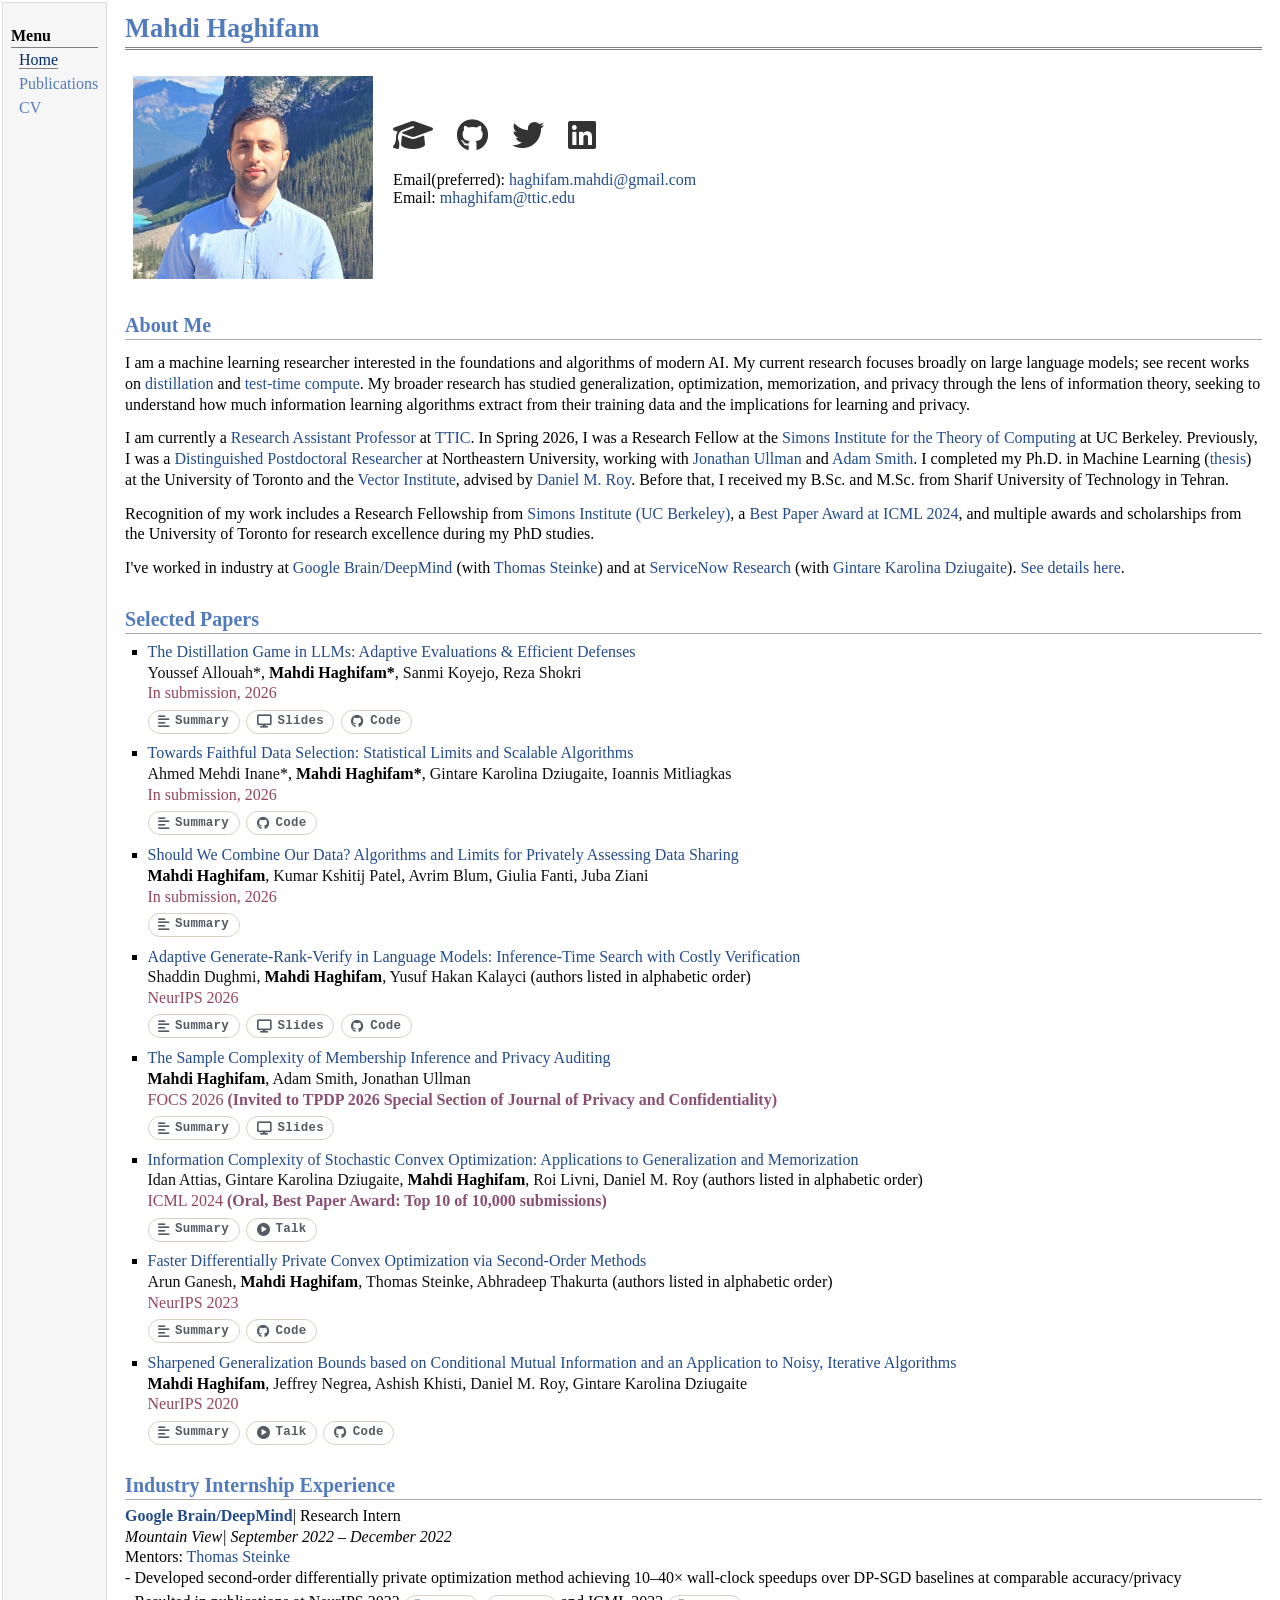
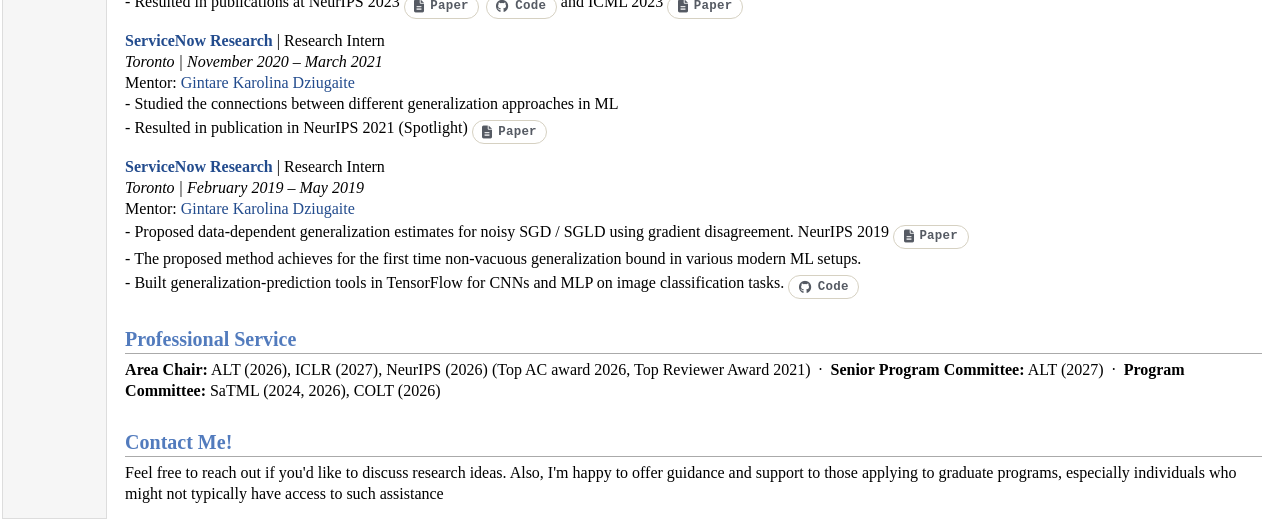
<file: index.html>
<!DOCTYPE html PUBLIC "-//W3C//DTD XHTML 1.1//EN"
  "http://www.w3.org/TR/xhtml11/DTD/xhtml11.dtd">
<html xmlns="http://www.w3.org/1999/xhtml" xml:lang="en">
<head>
<link rel="stylesheet" href="https://cdnjs.cloudflare.com/ajax/libs/font-awesome/6.5.1/css/all.min.css">
<meta name="generator" content="jemdoc, see http://jemdoc.jaboc.net/" />
<meta http-equiv="Content-Type" content="text/html;charset=utf-8" />
<link rel="stylesheet" href="jemdoc.css?v=20261007-3" type="text/css" />
<title>Mahdi Haghifam </title>
<style>
  /* ===== Clean pill buttons for paper links ===== */
  .pub-links {
    margin-top: 0.35rem;
    display: inline-flex;
    flex-wrap: wrap;
    gap: 0.4rem;
    vertical-align: middle;
  }
  .link-pill {
    display: inline-flex;
    align-items: center;
    gap: 0.35rem;
    font-family: ui-monospace, "SF Mono", Consolas, monospace;
    font-size: 0.78rem;
    font-weight: 600;
    letter-spacing: 0.02em;
    padding: 0.22rem 0.6rem;
    border-radius: 999px;
    text-decoration: none;
    border: 1px solid #d6d1c2;
    background: #ffffff;
    color: #555a63;
    transition: all 0.18s ease;
    line-height: 1.2;
  }
  .link-pill i { font-size: 0.82rem; }
  .link-pill:hover {
    transform: translateY(-1px);
    text-decoration: none;
  }
  .link-pill.paper:hover  { color: #234a7a; border-color: #234a7a; }
  .link-pill.talk:hover   { color: #1b7f3a; border-color: #1b7f3a; }
  .link-pill.code:hover   { color: #b45309; border-color: #b45309; }
  .link-pill.slides:hover { color: #6b3fa0; border-color: #6b3fa0; }

  /* ===== Summary Button and Dropdown ===== */
  button.link-pill {
    cursor: pointer;
  }
  button.link-pill.summary-btn:hover { 
    color: #4b5563; 
    border-color: #4b5563; 
  }
  .paper-summary {
    display: none; /* Hidden by default */
    margin-top: 0.6rem;
    padding: 0.6rem 0.8rem;
    background-color: #f8f9fa;
    border-left: 3px solid #d6d1c2;
    font-size: 0.9rem;
    color: #444;
    line-height: 1.4;
    border-radius: 0 4px 4px 0;
  }

  /* ===== Publication list ===== */
  ul.pub-list {
    padding-left: 1.4rem;   /* keeps bullets inside the content column */
    margin-top: 0.5rem;
  }
  ul.pub-list > li {
    margin-bottom: 0.6rem;
  }
  ul.pub-list > li > p {
    margin: 0.2rem 0;
  }

  /* Legacy classes kept in case other pages still use them */
  a.talk-link:link, a.talk-link:visited {
    color: #1b7f3a;
    font-weight: 600;
    text-decoration: none;
  }
  a.talk-link:hover, a.talk-link:active { text-decoration: underline; }

  a.code-link:link, a.code-link:visited {
    color: #b45309;
    font-weight: 600;
    text-decoration: none;
  }
  a.code-link:hover, a.code-link:active { text-decoration: underline; }

  a.slides-link:link, a.slides-link:visited {
    color: #6b3fa0;
    font-weight: 600;
    text-decoration: none;
  }
  a.slides-link:hover, a.slides-link:active { text-decoration: underline; }

  /* Social Media Icons Styling */
  .social-icons {
      margin-top: 15px;
      margin-bottom: 20px;
  }
  .social-icons a {
      text-decoration: none;
      margin-right: 20px; /* Space between icons */
      color: #333;        /* Default icon color (dark gray) */
      transition: color 0.3s ease;
  }
  .social-icons i {
      font-size: 2em;      /* Icon size - increase this number to make them bigger */
  }

  /* Specific Colors on Hover */
  .social-icons a:hover .fa-graduation-cap { color: #4285F4; } /* Scholar Blue */
  .social-icons a:hover .fa-github { color: #333; }            /* GitHub Black */
  .social-icons a:hover .fa-twitter { color: #1DA1F2; }        /* Twitter Blue */
  .social-icons a:hover .fa-linkedin { color: #0077b5; }       /* LinkedIn Blue */

</style>
</head>
<body>
<table summary="Table for page layout." id="tlayout">
<tr valign="top">
<td id="layout-menu">
<div class="menu-category">Menu</div>
<div class="menu-item"><a href="index.html" class="current">Home</a></div>
<div class="menu-item"><a href="publication.html">Publications</a></div>
<div class="menu-item"><a href="cv.pdf">CV</a></div>
</td>
<td id="layout-content">
<div id="toptitle">
<h1>Mahdi Haghifam </h1>
</div>
<table class="imgtable"><tr><td>
<img src="photo/photo.jpg" alt="alt text" width="240px" height="203px" />&nbsp;</td>
<td align="left">
<div class="social-icons">
    <a href="https://scholar.google.com/citations?user=WADwBkkAAAAJ&hl=en" target="_blank" title="Google Scholar">
        <i class="fas fa-graduation-cap"></i>
    </a>
    
    <a href="https://github.com/mhaghifam" target="_blank" title="GitHub">
        <i class="fab fa-github"></i>
    </a>
    
    <a href="https://x.com/HaghifamMahdi" target="_blank" title="Twitter">
        <i class="fab fa-twitter"></i>
    </a>

    <a href="https://www.linkedin.com/in/mahdi-haghifam" target="_blank" title="LinkedIn">
        <i class="fab fa-linkedin"></i>
    </a>
</div>
Email(preferred): <a href="mailto:haghifam.mahdi@gmail.com">haghifam.mahdi@gmail.com</a> <br />
Email: <a href="mailto:mhaghifam@ttic.edu">mhaghifam@ttic.edu</a> <br />
<br />
<br /></p>
</td></tr></table>
<h2>About Me</h2>
<p>
<p> I am a machine learning researcher interested in the foundations and algorithms of modern AI. My current research focuses broadly on large language models; see recent works on <a href="https://arxiv.org/abs/2605.22737">distillation</a> and <a href="https://arxiv.org/abs/2605.17609">test-time compute</a>. My broader research has studied generalization, optimization, memorization, and privacy through the lens of information theory, seeking to understand how much information learning algorithms extract from their training data and the implications for learning and privacy. </p>
  
<p> I am currently a <a href="https://www.ttic.edu/what-is-a-research-assistant-professor/">Research Assistant Professor</a> at <a href="https://www.ttic.edu/">TTIC</a>. In Spring 2026, I was a Research Fellow at the <a href="https://simons.berkeley.edu/">Simons Institute for the Theory of Computing</a> at UC Berkeley. Previously, I was a <a href="https://shorturl.at/kpquU">Distinguished Postdoctoral Researcher</a> at Northeastern University, working with <a href="https://jonathan-ullman.github.io/">Jonathan Ullman</a> and <a href="https://www.bu.edu/cs/profiles/adam-smith/">Adam Smith</a>. I completed my Ph.D. in Machine Learning (<a href="https://utoronto.scholaris.ca/server/api/core/bitstreams/7b9dd6fe-3d0d-4af6-b2d9-094f822523d6/content">thesis</a>) at the University of Toronto and the <a href="https://vectorinstitute.ai/">Vector Institute</a>, advised by <a href="http://danroy.org/">Daniel M. Roy</a>. Before that, I received my B.Sc. and M.Sc. from Sharif University of Technology in Tehran. </p>


<p> Recognition of my work includes a Research Fellowship from <a href="https://simons.berkeley.edu/research-fellowship-call-applications">Simons Institute (UC Berkeley)</a>, a <a href="https://icml.cc/virtual/2024/oral/35552">Best Paper Award at ICML 2024</a>, and multiple awards and scholarships from the University of Toronto for research excellence during my PhD studies. </p>


<p> I've worked in industry at <a href="https://deepmind.google/">Google Brain/DeepMind</a> (with <a href="http://www.thomas-steinke.net/">Thomas Steinke</a>) and at <a href="https://www.servicenow.com/research/">ServiceNow Research</a> (with <a href="https://gkdz.org/">Gintare Karolina Dziugaite</a>). <a href="#work">See details here</a>. </p>




<h2> Selected Papers </h2>

<!-- Slides pill: copy this line into any <span class="pub-links"> block and set the href.
     <a class="link-pill slides" href="slides/PAPER-NAME.pdf"><i class="fas fa-display"></i> Slides</a>
-->

<ul class="pub-list">

<li><p><a href="https://arxiv.org/abs/2605.22737">The Distillation Game in LLMs: Adaptive Evaluations &amp; Efficient Defenses</a>
<br /> <a href="https://youssefallouah.com/">Youssef Allouah</a>*, <b>Mahdi Haghifam*</b>, <a href="https://cs.stanford.edu/~sanmi/">Sanmi Koyejo</a>, <a href="https://www.research.google/people/rezashokri/">Reza Shokri</a>
<br /> <span class="pub-venue">In submission, 2026</span>
<br /> <span class="pub-links">
  <button class="link-pill summary-btn" onclick="toggleSummary('sum-distillation')"><i class="fas fa-align-left"></i> Summary</button>
  <a class="link-pill slides" href="slides/antidistillation.pdf"><i class="fas fa-display"></i> Slides</a>
  <a class="link-pill code" href="https://github.com/ysfalh/distillation-game"><i class="fab fa-github"></i> Code</a>
</span>
</p>
<div id="sum-distillation" class="paper-summary">
  A distillation defense modifies a model’s answers at inference time, aiming to keep them useful to users while making them harder for a student model to learn from. Distillation defenses can look strong under standard fine-tuning, but this does not mean the released answers are hard to learn from. We show that weighted SFT—giving more weight to some of the same released answers—improves student accuracy by about 50% against antidistillation sampling on GSM8K and MATH, without extra teacher queries. This highlights the importance of data weighting for getting the most out of SFT, and shows that students can still learn from imperfect data. It also reveals a subtle issue in evaluation: poor student performance may reflect the training procedure, not the lack of useful learning signal. We model this interaction as a game between a teacher that must remain useful and a student that can adapt its training. This framework also gives Product-of-Experts, a cheaper distillation defense with similar robustness under adaptive evaluation.

</div>
</li>

<li><p><a href="https://arxiv.org/abs/2610.30442">Towards Faithful Data Selection: Statistical Limits and Scalable Algorithms</a>
<br /> <a href="https://scholar.google.com/citations?view_op=search_authors&amp;mauthors=Ahmed+Mehdi+Inane">Ahmed Mehdi Inane</a>*, <b>Mahdi Haghifam*</b>, <a href="https://gkdz.org/">Gintare Karolina Dziugaite</a>, <a href="https://mitliagkas.github.io/">Ioannis Mitliagkas</a>
<br /> <span class="pub-venue">In submission, 2026</span>
<br /> <span class="pub-links">
  <button class="link-pill summary-btn" onclick="toggleSummary('sum-data-selection')"><i class="fas fa-align-left"></i> Summary</button>
  <a class="link-pill code" href="https://github.com/Mehdi-Inane/data_selection_swap"><i class="fab fa-github"></i> Code</a>
</span>
</p>
<div id="sum-data-selection" class="paper-summary">
  Data selection is often formulated as finding a small subset that leads to a low population risk. In this paper, we show that, for some problems, finding such a subset may require a validation set much larger than the training set. This motivates a shift in our view of the goal of data selection: instead of minimizing population risk, the goal is to preserve the behavior of training on the full dataset. We call this <b>faithful data selection</b>. This view connects different existing methods, including CRAIG, GRAD-MATCH, TracIn-style methods, and GraNd, by relating them to different parts or approximations of a common gradient-discrepancy objective. We also propose an efficient data-selection algorithm that takes into account the covariance of the gradient vectors and has provable guarantees.
</div>
</li>

<li><p><a href="https://arxiv.org/abs/2611.03599">Should We Combine Our Data? Algorithms and Limits for Privately Assessing Data Sharing</a>
<br /> <b>Mahdi Haghifam</b>, <a href="https://kkpatel.ttic.edu/">Kumar Kshitij Patel</a>, <a href="https://home.ttic.edu/~avrim/">Avrim Blum</a>, <a href="https://www.andrew.cmu.edu/user/gfanti/">Giulia Fanti</a>, <a href="https://sites.gatech.edu/juba-ziani/">Juba Ziani</a>
<br /> <span class="pub-venue">In submission, 2026</span>
<br /> <span class="pub-links">
  <button class="link-pill summary-btn" onclick="toggleSummary('sum-valu')"><i class="fas fa-align-left"></i> Summary</button>
</span>
</p>
<div id="sum-valu" class="paper-summary">
 Data collaboration allows two agents with complementary datasets to train a better machine learning model together than either could train locally. In many applications, however, their data contain sensitive information about individuals. Consider two hospitals that want to combine their clinical records to train a lung cancer detector: one is a screening clinic seeing mostly negative cases, and the other is an oncology center seeing mostly confirmed cases. Neither hospital can train an accurate model alone, but differences in patient populations, imaging equipment, or labeling standards may mean that no single model fits their combined data. At the same time, privacy constraints prevent them from inspecting each other's patient records beforehand.

In this paper, we ask how two parties can check whether pooling their sensitive data will yield an accurate model before agreeing to collaborate, without relying on a trusted third party. We formalize this problem through a learning-theoretic lens. Alice and Bob hold private labeled datasets and communicate under two-party differential privacy to test whether a single classifier from a given hypothesis class fits both datasets, or whether every classifier makes many mistakes on their pooled data. We design interactive testing algorithms and prove lower bounds for one-dimensional thresholds and high-dimensional halfspaces. Our results show when interaction allows the parties to privately verify compatibility using far less data than it takes to privately train a model, and how the privacy cost of testing without a trusted curator grows with dimension.</div>
</li>

<li><p><a href="https://arxiv.org/abs/2605.17609">Adaptive Generate-Rank-Verify in Language Models: Inference-Time Search with Costly Verification</a>
<br /> <a href="https://viterbi-web.usc.edu/~shaddin/">Shaddin Dughmi</a>, <b>Mahdi Haghifam</b>, <a href="https://yhkalayci.github.io/">Yusuf Hakan Kalayci</a> (authors listed in alphabetic order)
<br /> <span class="pub-venue">NeurIPS 2026</span>
<br /> <span class="pub-links">
  <button class="link-pill summary-btn" onclick="toggleSummary('sum-adap')"><i class="fas fa-align-left"></i> Summary</button>
  <a class="link-pill slides" href="slides/ttic-inference-time.pdf"><i class="fas fa-display"></i> Slides</a>
  <a class="link-pill code" href="https://github.com/yhkalayci/efficient_query"><i class="fab fa-github"></i> Code</a>
</span>
</p>
<div id="sum-adap" class="paper-summary">
  A common paradigm for inference-time compute is to generate many candidate responses, rank them with a cheap reward model, and pass the top-ranked ones to an expensive verifier. Since verification is often far more costly than generation and scoring, the policy faces a per-prompt compute allocation problem. We formalize this as active search: a sequential decision problem with a cheap reward-observation cost and an expensive verification cost. Our ADAP algorithm achieves a constant-factor competitive ratio against the distribution-aware optimum under a natural monotonicity assumption on the reward signal, and on HMMT math and LiveCodeBench coding it reaches 100% success rate at roughly 3x to 5x lower mean cost than the best fixed generate-and-verify policy. We also provide learning-theoretic view of this paradigm.</div>
</li>

<li><p><a href="https://arxiv.org/abs/2508.19458">The Sample Complexity of Membership Inference and Privacy Auditing</a>
<br /> <b>Mahdi Haghifam</b>, <a href="https://cs-people.bu.edu/ads22/">Adam Smith</a>, <a href="https://jonathan-ullman.github.io/">Jonathan Ullman</a>
<br /> <span class="pub-venue">FOCS 2026 <span class="pub-recognition">(Invited to TPDP 2026 Special Section of Journal of Privacy and Confidentiality)</span></span>
<br /> <span class="pub-links">
  <button class="link-pill summary-btn" onclick="toggleSummary('sum-membership')"><i class="fas fa-align-left"></i> Summary</button>
  <a class="link-pill slides" href="slides/ttic-mia.pdf"><i class="fas fa-display"></i> Slides</a>
</span>
</p>
<div id="sum-membership" class="paper-summary">
  We characterize the sample complexity of membership inference in the fundamental setting of Gaussian mean estimation. The main finding is that standard empirical attacks using O(n), where n is the number of training samples, reference samples can substantially underestimate the true privacy risk, since matching the fully-informed (Bayes-optimal) adversary requires far more reference data than the size of the training set itself, i.e., n^2.
</div>
</li>

<li><p><a href="https://arxiv.org/abs/2402.09327">Information Complexity of Stochastic Convex Optimization: Applications to Generalization and Memorization</a>
<br /> <a href="https://www.idanattias.com/">Idan Attias</a>, <a href="https://gkdz.org/">Gintare Karolina Dziugaite</a>, <b>Mahdi Haghifam</b>, <a href="https://www.rlivni.sites.tau.ac.il/">Roi Livni</a>, <a href="https://danroy.org/">Daniel M. Roy</a> (authors listed in alphabetic order)
<br /> <span class="pub-venue">ICML 2024 <span class="pub-recognition">(Oral, Best Paper Award: Top 10 of 10,000 submissions)</span></span>
<br /> <span class="pub-links">
  <button class="link-pill summary-btn" onclick="toggleSummary('sum-complexity')"><i class="fas fa-align-left"></i> Summary</button>
  <a class="link-pill talk" href="https://icml.cc/virtual/2024/oral/35552"><i class="fas fa-circle-play"></i> Talk</a>
</span>
</p>
<div id="sum-complexity" class="paper-summary">
  We establish a strict tradeoff between excess loss and the conditional mutual information any algorithm extracts from its training data in stochastic convex optimization. Achieving small error necessarily requires revealing substantial information about individual samples, which yields lower bounds on memorization and a direct connection to vulnerability against membership inference attacks.
</div>
</li>

<li><p><a href="https://arxiv.org/abs/2305.13209">Faster Differentially Private Convex Optimization via Second-Order Methods</a>
<br /> <a href="https://www.arunganesh.com/">Arun Ganesh</a>, <b>Mahdi Haghifam</b>, <a href="https://www.thomas-steinke.net/">Thomas Steinke</a>, <a href="https://athakurta.squarespace.com/">Abhradeep Thakurta</a> (authors listed in alphabetic order)
<br /> <span class="pub-venue">NeurIPS 2023</span>
<br /> <span class="pub-links">
  <button class="link-pill summary-btn" onclick="toggleSummary('sum-secondorder')"><i class="fas fa-align-left"></i> Summary</button>
  <a class="link-pill code" href="https://github.com/mhaghifam/Second-Order-Private-Optimization-NeurIPS2023"><i class="fab fa-github"></i> Code</a>
</span>
</p>
<div id="sum-secondorder" class="paper-summary">
  We show that second-order information can be used effectively under differential privacy, despite the added noise. Our algorithm, a private variant of the regularized cubic Newton method, adapts to the local shape of the loss and achieves the optimal excess loss for DP-ERM while running 10 to 40 times faster in wall-clock time than DP-SGD at comparable accuracy and privacy.
</div>
</li>

<li><p><a href="https://arxiv.org/abs/2004.12983">Sharpened Generalization Bounds based on Conditional Mutual Information and an Application to Noisy, Iterative Algorithms</a>
<br /> <b>Mahdi Haghifam</b>, <a href="https://www.math.uwaterloo.ca/~jnegrea/">Jeffrey Negrea</a>, <a href="https://www.comm.utoronto.ca/~akhisti/">Ashish Khisti</a>, <a href="https://danroy.org/">Daniel M. Roy</a>, <a href="https://gkdz.org/">Gintare Karolina Dziugaite</a>
<br /> <span class="pub-venue">NeurIPS 2020</span>
<br /> <span class="pub-links">
  <button class="link-pill summary-btn" onclick="toggleSummary('sum-generalization')"><i class="fas fa-align-left"></i> Summary</button>
  <a class="link-pill talk" href="https://slideslive.com/38936040/sharpened-generalization-bounds-based-on-conditional-mutual-information-and-an-application-to-noisy-iterative-algorithms?ref=search-presentations"><i class="fas fa-circle-play"></i> Talk</a>
  <a class="link-pill code" href="https://github.com/mhaghifam/sgld-genbound-NeurIPS2019-and-2020"><i class="fab fa-github"></i> Code</a>
</span>
</p>
<div id="sum-generalization" class="paper-summary">
  We give data-dependent generalization bounds for noisy iterative algorithms such as SGLD using the conditional mutual information framework. Unlike worst-case Lipschitz- or norm-based bounds, the resulting estimates depend on the algorithm's actual trajectory on the training data and remain non-vacuous in modern overparameterized settings.
</div>
</li>
</ul>

 <h2 id="work">Industry Internship Experience</h2>

<div class="internship-entry">
<p><b><a href="https://deepmind.google/">Google Brain/DeepMind</a></b>| Research Intern<br>
<i>Mountain View| September 2022 – December 2022</i><br>
Mentors: <a href="http://www.thomas-steinke.net/">Thomas Steinke</a> <br>
- Developed second-order differentially private optimization method achieving 10–40× wall-clock speedups over DP-SGD baselines at comparable accuracy/privacy<br>
- Resulted in publications at NeurIPS 2023
<span class="pub-links">
  <a class="link-pill paper" href="https://arxiv.org/abs/2305.13209"><i class="fas fa-file-lines"></i> Paper</a>
  <a class="link-pill code" href="https://github.com/mhaghifam/Second-Order-Private-Optimization-NeurIPS2023"><i class="fab fa-github"></i> Code</a>
</span>
and ICML 2023
<span class="pub-links">
  <a class="link-pill paper" href="https://arxiv.org/abs/2302.09483"><i class="fas fa-file-lines"></i> Paper</a>
</span>
</p>
</div>

<div class="internship-entry">
<p><b><a href="https://www.servicenow.com/research/">ServiceNow Research</a></b> | Research Intern<br>
<i>Toronto  | November 2020 – March 2021</i><br>
Mentor: <a href="https://gkdz.org/">Gintare Karolina Dziugaite</a><br>
- Studied the connections between different generalization approaches in ML<br>
- Resulted in publication in NeurIPS 2021 (Spotlight)
<span class="pub-links">
  <a class="link-pill paper" href="https://arxiv.org/abs/2111.05275"><i class="fas fa-file-lines"></i> Paper</a>
</span>
</p>
</div>

<div class="internship-entry">
<p><b><a href="https://www.servicenow.com/research/">ServiceNow Research</a></b> | Research Intern<br>
<i>Toronto  | February 2019 – May 2019</i><br>
Mentor: <a href="https://gkdz.org/">Gintare Karolina Dziugaite</a><br>
- Proposed data-dependent generalization estimates for noisy SGD / SGLD using gradient disagreement. NeurIPS 2019
<span class="pub-links">
  <a class="link-pill paper" href="https://arxiv.org/abs/1911.02151"><i class="fas fa-file-lines"></i> Paper</a>
</span>
<br>
- The proposed method achieves for the first time non-vacuous generalization bound in various modern ML setups. <br>
- Built generalization-prediction tools in TensorFlow for CNNs and MLP on image classification tasks.
<span class="pub-links">
  <a class="link-pill code" href="https://github.com/mhaghifam/sgld-genbound-NeurIPS2019-and-2020"><i class="fab fa-github"></i> Code</a>
</span>
</p>
</div>

<h2>Professional Service</h2>
<p>
<b>Area Chair:</b> ALT (2026), ICLR (2027), NeurIPS (2026) (Top AC award 2026, Top Reviewer Award 2021) &nbsp;&middot;&nbsp;
<b>Senior Program Committee:</b> ALT (2027) &nbsp;&middot;&nbsp;
<b>Program Committee:</b> SaTML (2024, 2026), COLT (2026)
</p>
  
<h2>Contact Me!</h2>
<p>Feel free to reach out if you'd like to discuss research ideas. Also, I'm happy to offer guidance and support to those applying to graduate programs, especially individuals who might not typically have access to such assistance</p>
</td>
</tr>
</table>

<script>
function toggleSummary(id) {
    var summaryDiv = document.getElementById(id);
    if (summaryDiv.style.display === "none" || summaryDiv.style.display === "") {
        summaryDiv.style.display = "block";
    } else {
        summaryDiv.style.display = "none";
    }
}
</script>

</body>
</html>
</file>
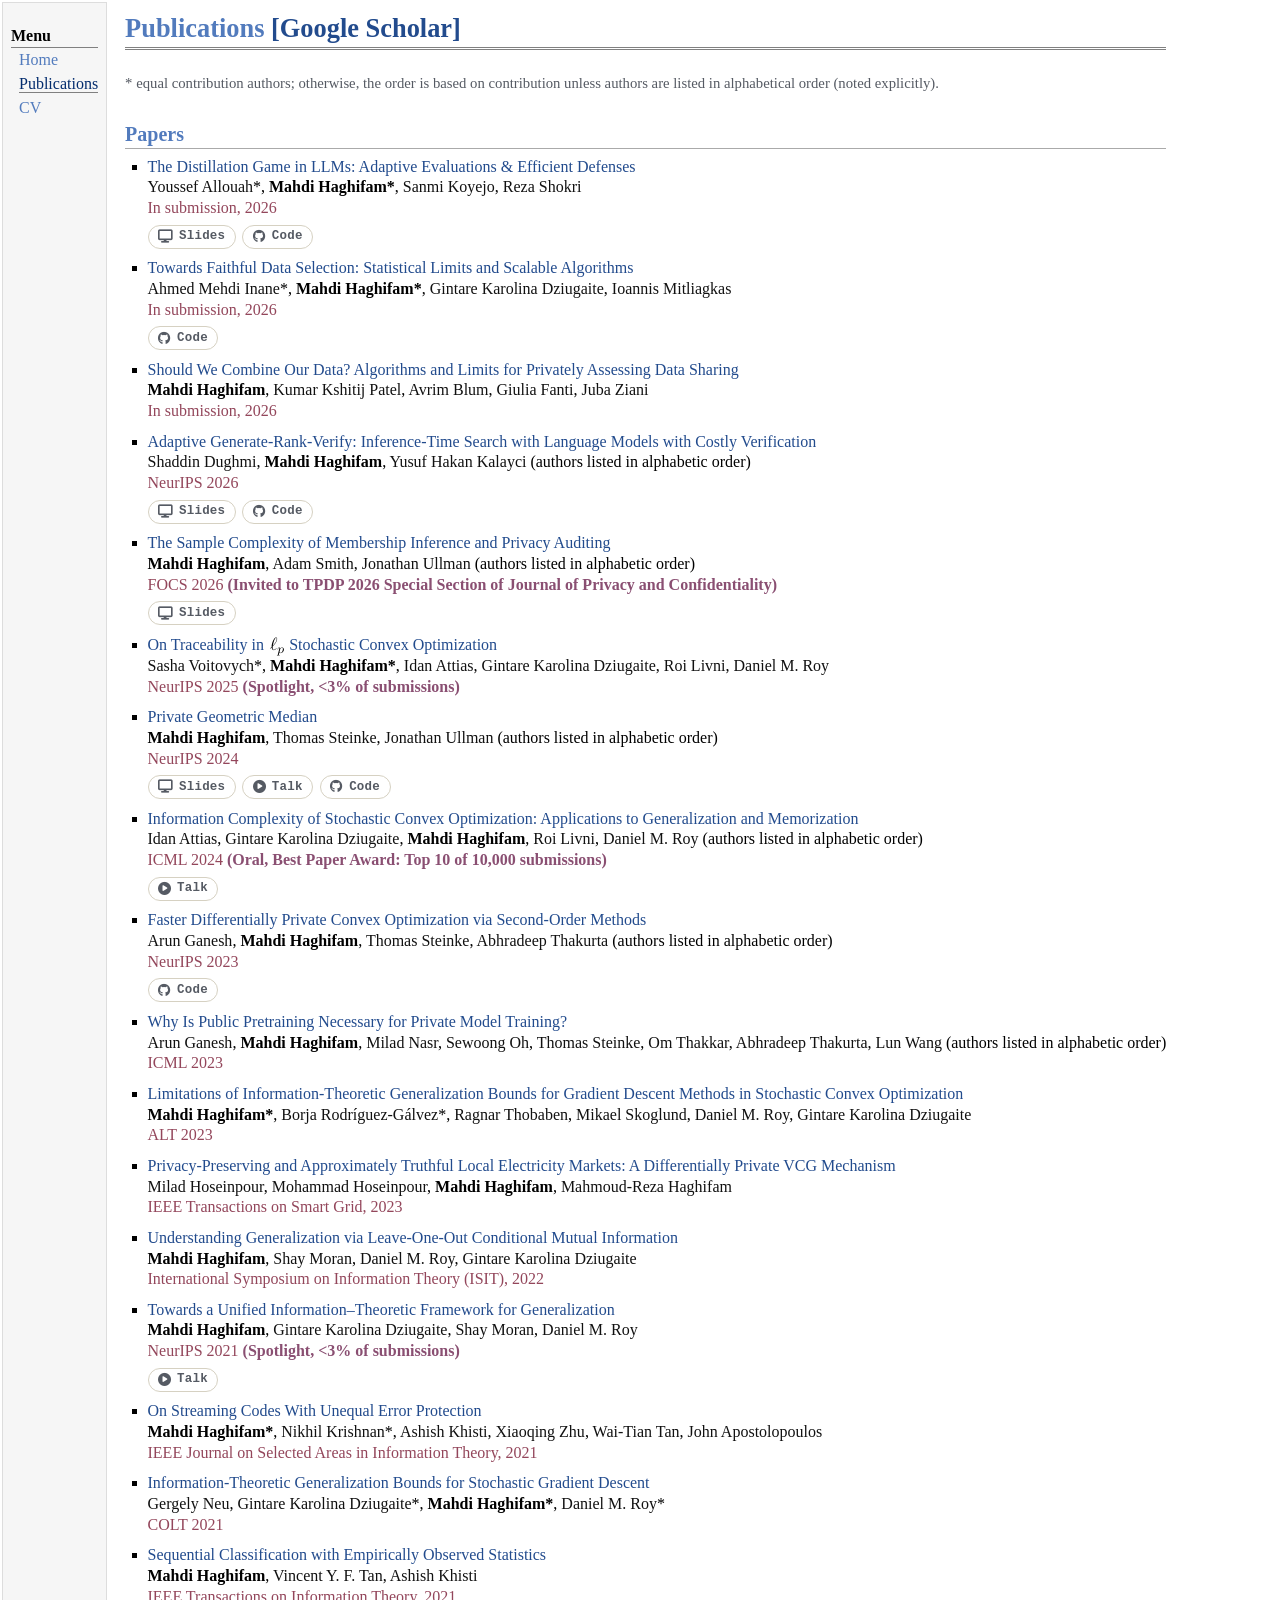
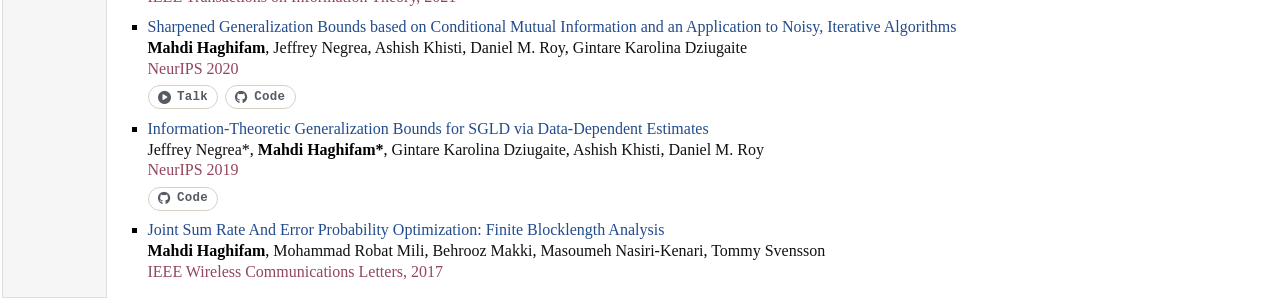
<file: publication.html>
<!DOCTYPE html PUBLIC "-//W3C//DTD XHTML 1.1//EN"
  "http://www.w3.org/TR/xhtml11/DTD/xhtml11.dtd">
<html xmlns="http://www.w3.org/1999/xhtml" xml:lang="en">
<head>
<meta name="generator" content="jemdoc, see http://jemdoc.jaboc.net/" />
<meta http-equiv="Content-Type" content="text/html;charset=utf-8" />
<link rel="stylesheet" href="jemdoc.css?v=20261007-3" type="text/css" />
<link rel="stylesheet" href="https://cdnjs.cloudflare.com/ajax/libs/font-awesome/6.5.1/css/all.min.css" />
<title>Publications</title>
<style>
  /* ===== Clean pill buttons for paper links ===== */
  .pub-links {
    margin-top: 0.35rem;
    display: inline-flex;
    flex-wrap: wrap;
    gap: 0.4rem;
    vertical-align: middle;
  }
  .link-pill {
    display: inline-flex;
    align-items: center;
    gap: 0.35rem;
    font-family: ui-monospace, "SF Mono", Consolas, monospace;
    font-size: 0.78rem;
    font-weight: 600;
    letter-spacing: 0.02em;
    padding: 0.22rem 0.6rem;
    border-radius: 999px;
    text-decoration: none;
    border: 1px solid #d6d1c2;
    background: #ffffff;
    color: #555a63;
    transition: all 0.18s ease;
    line-height: 1.2;
  }
  .link-pill i { font-size: 0.82rem; }
  .link-pill:hover {
    transform: translateY(-1px);
    text-decoration: none;
  }
  .link-pill.paper:hover { color: #234a7a; border-color: #234a7a; }
  .link-pill.talk:hover  { color: #1b7f3a; border-color: #1b7f3a; }
  .link-pill.code:hover  { color: #b45309; border-color: #b45309; }
  .link-pill.slides:hover { color: #6b3fa0; border-color: #6b3fa0; }

  /* ===== Publication list ===== */
  ul.pub-list {
    padding-left: 1.4rem;
    margin-top: 0.5rem;
  }
  ul.pub-list > li {
    margin-bottom: 0.6rem;
  }
  ul.pub-list > li > p {
    margin: 0.2rem 0;
  }

  /* Legend at the top of the page */
  .pub-legend {
    font-size: 0.92rem;
    color: #555a63;
    margin-bottom: 0.4rem;
  }
</style>
</head>
<body>
<table summary="Table for page layout." id="tlayout">
<tr valign="top">
<td id="layout-menu">
<div class="menu-category">Menu</div>
<div class="menu-item"><a href="index.html">Home</a></div>
<div class="menu-item"><a href="publication.html" class="current">Publications</a></div>
<div class="menu-item"><a href="cv.pdf">CV</a></div>
</td>
<td id="layout-content">
<div id="toptitle">
<h1>Publications <a href="https://scholar.google.ca/citations?user=WADwBkkAAAAJ&amp;hl=en">[Google Scholar]</a></h1>
</div>

<p class="pub-legend">* equal contribution authors; otherwise, the order is based on contribution unless authors are listed in alphabetical order (noted explicitly).</p>

<h2>Papers</h2>
<ul class="pub-list">

<li><p><a href="https://arxiv.org/abs/2605.22737">The Distillation Game in LLMs: Adaptive Evaluations &amp; Efficient Defenses</a>
<br /> <a href="https://youssefallouah.com/">Youssef Allouah</a>*, <b>Mahdi Haghifam*</b>, <a href="https://cs.stanford.edu/~sanmi/">Sanmi Koyejo</a>, <a href="https://www.research.google/people/rezashokri/">Reza Shokri</a>
<br /> <span class="pub-venue">In submission, 2026</span>
<br /> <span class="pub-links">
  <a class="link-pill slides" href="slides/antidistillation.pdf"><i class="fas fa-display"></i> Slides</a>
  <a class="link-pill code" href="https://github.com/ysfalh/distillation-game"><i class="fab fa-github"></i> Code</a>
</span></p></li>

<li><p><a href="https://arxiv.org/abs/2610.30442">Towards Faithful Data Selection: Statistical Limits and Scalable Algorithms</a>
<br /> <a href="https://scholar.google.com/citations?view_op=search_authors&amp;mauthors=Ahmed+Mehdi+Inane">Ahmed Mehdi Inane</a>*, <b>Mahdi Haghifam*</b>, <a href="https://gkdz.org/">Gintare Karolina Dziugaite</a>, <a href="https://mitliagkas.github.io/">Ioannis Mitliagkas</a>
<br /> <span class="pub-venue">In submission, 2026</span>
<br /> <span class="pub-links">
  <a class="link-pill code" href="https://github.com/Mehdi-Inane/data_selection_swap"><i class="fab fa-github"></i> Code</a>
</span></p></li>
<li><p><a href="https://arxiv.org/abs/2611.03599">Should We Combine Our Data? Algorithms and Limits for Privately Assessing Data Sharing</a>
<br /> <b>Mahdi Haghifam</b>, <a href="https://kkpatel.ttic.edu/">Kumar Kshitij Patel</a>, <a href="https://home.ttic.edu/~avrim/">Avrim Blum</a>, <a href="https://www.andrew.cmu.edu/user/gfanti/">Giulia Fanti</a>, <a href="https://sites.gatech.edu/juba-ziani/">Juba Ziani</a>
<br /> <span class="pub-venue">In submission, 2026</span>
</p></li>

<li><p><a href="https://arxiv.org/abs/2605.17609">Adaptive Generate-Rank-Verify: Inference-Time Search with Language Models with Costly Verification</a>
<br /> <a href="https://viterbi-web.usc.edu/~shaddin/">Shaddin Dughmi</a>, <b>Mahdi Haghifam</b>, <a href="https://yhkalayci.github.io/">Yusuf Hakan Kalayci</a> (authors listed in alphabetic order)
<br /> <span class="pub-venue">NeurIPS 2026</span>
<br /> <span class="pub-links">
  <a class="link-pill slides" href="slides/ttic-inference-time.pdf"><i class="fas fa-display"></i> Slides</a>
  <a class="link-pill code" href="https://github.com/yhkalayci/efficient_query"><i class="fab fa-github"></i> Code</a>
</span>
</p></li>

<li><p><a href="https://arxiv.org/abs/2508.19458">The Sample Complexity of Membership Inference and Privacy Auditing</a>
<br /> <b>Mahdi Haghifam</b>, <a href="https://cs-people.bu.edu/ads22/">Adam Smith</a>, <a href="https://jonathan-ullman.github.io/">Jonathan Ullman</a> (authors listed in alphabetic order)
<br /> <span class="pub-venue">FOCS 2026 <span class="pub-recognition">(Invited to TPDP 2026 Special Section of Journal of Privacy and Confidentiality)</span></span>
<br /> <span class="pub-links">
  <a class="link-pill slides" href="slides/ttic-mia.pdf"><i class="fas fa-display"></i> Slides</a>
</span>
</p></li>

<li><p><a href="https://arxiv.org/abs/2502.17384">On Traceability in <img class="eq" src="eqs/1533415602-130.png" alt="ell_p" style="vertical-align: -6px" /> Stochastic Convex Optimization</a>
<br /> <a href="https://sashavoitovych.github.io/">Sasha Voitovych</a>*, <b>Mahdi Haghifam*</b>, <a href="https://www.idanattias.com/">Idan Attias</a>, <a href="https://gkdz.org/">Gintare Karolina Dziugaite</a>, <a href="https://www.rlivni.sites.tau.ac.il/">Roi Livni</a>, <a href="https://danroy.org/">Daniel M. Roy</a>
<br /> <span class="pub-venue">NeurIPS 2025 <span class="pub-recognition">(Spotlight, &lt;3% of submissions)</span></span>
</p></li>

<li><p><a href="https://arxiv.org/abs/2406.07407">Private Geometric Median</a>
<br /> <b>Mahdi Haghifam</b>, <a href="https://www.thomas-steinke.net/">Thomas Steinke</a>, <a href="https://jonathan-ullman.github.io/">Jonathan Ullman</a> (authors listed in alphabetic order)
<br /> <span class="pub-venue">NeurIPS 2024</span>
<br /> <span class="pub-links">
  <a class="link-pill slides" href="slides/priv-geometric-median.pdf"><i class="fas fa-display"></i> Slides</a>
  <a class="link-pill talk" href="https://www.youtube.com/watch?v=ABLln7Dy2fI"><i class="fas fa-circle-play"></i> Talk</a>
  <a class="link-pill code" href="https://github.com/mhaghifam/Private-Geometric-Median-NeurIPS2024"><i class="fab fa-github"></i> Code</a>
</span>
</p></li>

<li><p><a href="https://arxiv.org/abs/2402.09327">Information Complexity of Stochastic Convex Optimization: Applications to Generalization and Memorization</a>
<br /> <a href="https://www.idanattias.com/">Idan Attias</a>, <a href="https://gkdz.org/">Gintare Karolina Dziugaite</a>, <b>Mahdi Haghifam</b>, <a href="https://www.rlivni.sites.tau.ac.il/">Roi Livni</a>, <a href="https://danroy.org/">Daniel M. Roy</a> (authors listed in alphabetic order)
<br /> <span class="pub-venue">ICML 2024 <span class="pub-recognition">(Oral, Best Paper Award: Top 10 of 10,000 submissions)</span></span>
<br /> <span class="pub-links">
  <a class="link-pill talk" href="https://icml.cc/virtual/2024/oral/35552"><i class="fas fa-circle-play"></i> Talk</a>
</span>
</p></li>

<li><p><a href="https://arxiv.org/abs/2305.13209">Faster Differentially Private Convex Optimization via Second-Order Methods</a>
<br /> <a href="https://www.arunganesh.com/">Arun Ganesh</a>, <b>Mahdi Haghifam</b>, <a href="https://www.thomas-steinke.net/">Thomas Steinke</a>, <a href="https://athakurta.squarespace.com/">Abhradeep Thakurta</a> (authors listed in alphabetic order)
<br /> <span class="pub-venue">NeurIPS 2023</span>
<br /> <span class="pub-links">
  <a class="link-pill code" href="https://github.com/mhaghifam/Second-Order-Private-Optimization-NeurIPS2023"><i class="fab fa-github"></i> Code</a>
</span>
</p></li>

<li><p><a href="https://arxiv.org/abs/2302.09483">Why Is Public Pretraining Necessary for Private Model Training?</a>
<br /> <a href="https://www.arunganesh.com/">Arun Ganesh</a>, <b>Mahdi Haghifam</b>, <a href="https://srxzr.com/">Milad Nasr</a>, <a href="https://homes.cs.washington.edu/~sewoong/">Sewoong Oh</a>, <a href="https://www.thomas-steinke.net/">Thomas Steinke</a>, <a href="https://www.omthakkar.com/">Om Thakkar</a>, <a href="https://athakurta.squarespace.com/">Abhradeep Thakurta</a>, <a href="https://wanglun1996.github.io/">Lun Wang</a> (authors listed in alphabetic order)
<br /> <span class="pub-venue">ICML 2023</span>
</p></li>

<li><p><a href="https://arxiv.org/abs/2212.13556">Limitations of Information-Theoretic Generalization Bounds for Gradient Descent Methods in Stochastic Convex Optimization</a>
<br /> <b>Mahdi Haghifam*</b>, <a href="https://burklight.github.io/">Borja Rodríguez-Gálvez</a>*, <a href="https://www.kth.se/profile/ragnart">Ragnar Thobaben</a>, <a href="https://people.kth.se/~skoglund/">Mikael Skoglund</a>, <a href="https://danroy.org/">Daniel M. Roy</a>, <a href="https://gkdz.org/">Gintare Karolina Dziugaite</a>
<br /> <span class="pub-venue">ALT 2023</span>
</p></li>

<li><p><a href="https://ieeexplore.ieee.org/document/10201886">Privacy-Preserving and Approximately Truthful Local Electricity Markets: A Differentially Private VCG Mechanism</a>
<br /> <a href="https://miladpourv.github.io/">Milad Hoseinpour</a>, <a href="https://dblp.org/pid/219/2246">Mohammad Hoseinpour</a>, <b>Mahdi Haghifam</b>, <a href="http://www.modares.ac.ir/~haghifam">Mahmoud-Reza Haghifam</a>
<br /> <span class="pub-venue">IEEE Transactions on Smart Grid, 2023</span>
</p></li>

<li><p><a href="https://arxiv.org/abs/2206.14800">Understanding Generalization via Leave-One-Out Conditional Mutual Information</a>
<br /> <b>Mahdi Haghifam</b>, <a href="https://shaymrn.cs.technion.ac.il/">Shay Moran</a>, <a href="https://danroy.org/">Daniel M. Roy</a>, <a href="https://gkdz.org/">Gintare Karolina Dziugaite</a>
<br /> <span class="pub-venue">International Symposium on Information Theory (ISIT), 2022</span>
</p></li>

<li><p><a href="https://arxiv.org/abs/2111.05275">Towards a Unified Information&ndash;Theoretic Framework for Generalization</a>
<br /> <b>Mahdi Haghifam</b>, <a href="https://gkdz.org/">Gintare Karolina Dziugaite</a>, <a href="https://shaymrn.cs.technion.ac.il/">Shay Moran</a>, <a href="https://danroy.org/">Daniel M. Roy</a>
<br /> <span class="pub-venue">NeurIPS 2021 <span class="pub-recognition">(Spotlight, &lt;3% of submissions)</span></span>
<br /> <span class="pub-links">
  <a class="link-pill talk" href="https://slideslive.com/38968947/towards-a-unified-informationtheoretic-framework-for-generalization?ref=search-presentations"><i class="fas fa-circle-play"></i> Talk</a>
</span>
</p></li>

<li><p><a href="papers/streamcodes.pdf">On Streaming Codes With Unequal Error Protection</a>
<br /> <b>Mahdi Haghifam*</b>, <a href="https://www.iitpkd.ac.in/people/nikhil">Nikhil Krishnan</a>*, <a href="https://www.comm.utoronto.ca/~akhisti/">Ashish Khisti</a>, <a href="https://dblp.org/pid/65/6249">Xiaoqing Zhu</a>, <a href="https://www-video.eecs.berkeley.edu/~dtan/">Wai-Tian Tan</a>, <a href="https://shiftleft.com/mirrors/www.hpl.hp.com/personal/John_Apostolopoulos/index.html">John Apostolopoulos</a>
<br /> <span class="pub-venue">IEEE Journal on Selected Areas in Information Theory, 2021</span>
</p></li>

<li><p><a href="https://arxiv.org/abs/2102.00931">Information-Theoretic Generalization Bounds for Stochastic Gradient Descent</a>
<br /> <a href="https://cs.bme.hu/~gergo/">Gergely Neu</a>, <a href="https://gkdz.org/">Gintare Karolina Dziugaite</a>*, <b>Mahdi Haghifam*</b>, <a href="https://danroy.org/">Daniel M. Roy</a>*
<br /> <span class="pub-venue">COLT 2021</span>
</p></li>

<li><p><a href="papers/seqhypt.pdf">Sequential Classification with Empirically Observed Statistics</a>
<br /> <b>Mahdi Haghifam</b>, <a href="https://vyftan.github.io/">Vincent Y. F. Tan</a>, <a href="https://www.comm.utoronto.ca/~akhisti/">Ashish Khisti</a>
<br /> <span class="pub-venue">IEEE Transactions on Information Theory, 2021</span>
</p></li>

<li><p><a href="https://arxiv.org/abs/2004.12983">Sharpened Generalization Bounds based on Conditional Mutual Information and an Application to Noisy, Iterative Algorithms</a>
<br /> <b>Mahdi Haghifam</b>, <a href="https://www.math.uwaterloo.ca/~jnegrea/">Jeffrey Negrea</a>, <a href="https://www.comm.utoronto.ca/~akhisti/">Ashish Khisti</a>, <a href="https://danroy.org/">Daniel M. Roy</a>, <a href="https://gkdz.org/">Gintare Karolina Dziugaite</a>
<br /> <span class="pub-venue">NeurIPS 2020</span>
<br /> <span class="pub-links">
  <a class="link-pill talk" href="https://slideslive.com/38936040/sharpened-generalization-bounds-based-on-conditional-mutual-information-and-an-application-to-noisy-iterative-algorithms?ref=search-presentations"><i class="fas fa-circle-play"></i> Talk</a>
  <a class="link-pill code" href="https://github.com/mhaghifam/sgld-genbound-NeurIPS2019-and-2020"><i class="fab fa-github"></i> Code</a>
</span>
</p></li>

<li><p><a href="https://arxiv.org/abs/1911.02151">Information-Theoretic Generalization Bounds for SGLD via Data-Dependent Estimates</a>
<br /> <a href="https://www.math.uwaterloo.ca/~jnegrea/">Jeffrey Negrea</a>*, <b>Mahdi Haghifam*</b>, <a href="https://gkdz.org/">Gintare Karolina Dziugaite</a>, <a href="https://www.comm.utoronto.ca/~akhisti/">Ashish Khisti</a>, <a href="https://danroy.org/">Daniel M. Roy</a>
<br /> <span class="pub-venue">NeurIPS 2019</span>
<br /> <span class="pub-links">
  <a class="link-pill code" href="https://github.com/mhaghifam/sgld-genbound-NeurIPS2019-and-2020"><i class="fab fa-github"></i> Code</a>
</span>
</p></li>

<li><p><a href="papers/finiteblock.pdf">Joint Sum Rate And Error Probability Optimization: Finite Blocklength Analysis</a>
<br /> <b>Mahdi Haghifam</b>, <a href="https://dblp.org/pid/118/5817">Mohammad Robat Mili</a>, <a href="https://scholar.google.com/citations?user=GpiJ1JgAAAAJ&amp;hl=en">Behrooz Makki</a>, <a href="https://ee.sharif.edu/~mnasiri/">Masoumeh Nasiri-Kenari</a>, <a href="https://www.chalmers.se/personer/tommys/">Tommy Svensson</a>
<br /> <span class="pub-venue">IEEE Wireless Communications Letters, 2017</span>
</p></li>

</ul>

<!-- <h2>Workshop Papers</h2>
<ul class="pub-list">

<li><p><a href="https://eaai-conf.github.io/year/eaai-25.html">Differential Privacy with MedMNIST</a>
<br /> <a href="https://lisazhang.ca/">Lisa Zhang</a>, <a href="https://lassonde.yorku.ca/users/sallin">Sonya Allin</a>, <b>Mahdi Haghifam</b>, <a href="https://mikepawliuk.ca/">Michael Pawliuk</a>, <a href="https://www.utm.utoronto.ca/math-cs-stats/people/rutwa-engineer">Rutwa Engineer</a>, <a href="https://www.cs.toronto.edu/~florian/">Florian Shkurti</a>
<br /> <span class="pub-venue">15th Symposium on Educational Advances in Artificial Intelligence <span class="pub-note">(teaching paper based on the design of course material on DP)</span></span>
</p></li>

<li><p><a href="https://ieeexplore.ieee.org/document/8988993">Sequential Classification with Empirically Observed Statistics</a>
<br /> <b>Mahdi Haghifam</b>, <a href="https://vyftan.github.io/">Vincent Y. F. Tan</a>, and <a href="https://www.comm.utoronto.ca/~akhisti/">Ashish Khisti</a>
<br /> <span class="pub-venue">IEEE Information Theory Workshop, 2019</span>
</p></li>

<li><p><a href="https://ieeexplore.ieee.org/document/8494693">Streaming Codes with Unequal Error Protection against Burst Losses</a>
<br /> <b>Mahdi Haghifam</b>, <a href="https://dblp.org/pid/13/8316">Ahmed Badr</a>, <a href="https://www.comm.utoronto.ca/~akhisti/">Ashish Khisti</a>, <a href="https://dblp.org/pid/65/6249">Xiaoqing Zhu</a>, <a href="https://www-video.eecs.berkeley.edu/~dtan/">Wai-Tian Tan</a>, <a href="https://shiftleft.com/mirrors/www.hpl.hp.com/personal/John_Apostolopoulos/index.html">John Apostolopoulos</a>
<br /> <span class="pub-venue">The 29th Biennial Symposium on Communications, 2018</span>
</p></li>

<li><p><a href="https://ieeexplore.ieee.org/document/7794872">On joint information and energy transfer in relay networks with an imperfect power amplifier</a>
<br /> <b>Mahdi Haghifam</b>, <a href="https://scholar.google.com/citations?user=GpiJ1JgAAAAJ&amp;hl=en">Behrooz Makki</a>, <a href="https://ee.sharif.edu/~mnasiri/">Masoumeh Nasiri-Kenari</a>, <a href="https://www.chalmers.se/personer/tommys/">Tommy Svensson</a>
<br /> <span class="pub-venue">IEEE International Symposium on Personal, Indoor, and Mobile Radio Communications (PIMRC), 2016</span>
</p></li>

<li><p><a href="https://ieeexplore.ieee.org/document/6302386">State estimation in electric distribution networks in presence of distributed generation using the PMUs</a>
<br /> <b>Mahdi Haghifam</b>, <a href="http://www.modares.ac.ir/~haghifam">Mahmoud-Reza Haghifam</a>, <a href="https://scholar.google.com/citations?view_op=search_authors&amp;mauthors=Babak+Safari+Chabok">Babak Safari Chabok</a>
<br /> <span class="pub-venue">CIRED 2012</span>
</p></li> -->

</ul>

</td>
</tr>
</table>
</body>
</html>
</file>
<file: jemdoc.css>
/* Default css file for jemdoc. */

table#tlayout {
    border: none;
    border-collapse: separate;
    background: white;
}

body {
	background: white;
	font-family: Georgia, serif;
	padding-bottom: 8px;
	margin: 0;
}

#layout-menu {
	background: #f6f6f6;
	border: 1px solid #dddddd;
	padding-top: 0.5em;
	padding-left: 8px;
	padding-right: 8px;
	font-size: 1.0em;
	width: auto;
	white-space: nowrap;
    text-align: left;
    vertical-align: top;
}

#layout-menu td {
	background: #f4f4f4;
    vertical-align: top;
}

#layout-content {
	padding-top: 0.0em;
	padding-left: 1.0em;
	padding-right: 1.0em;
    border: none;
    background: white;
    text-align: left;
    vertical-align: top;
}

#layout-menu a {
	line-height: 1.5em;
	margin-left: 0.5em;
}

tt {
    background: #ffffdd;
}

pre, tt {
	font-size: 90%;
	font-family: monaco, monospace;
}

a, a > tt {
	color: #224b8d;
	text-decoration: none;
}

a:hover {
	border-bottom: 1px gray dotted;
}

/* Keep publication titles blue while giving authors and venues distinct treatments. */
ul.pub-list > li > p > br:first-of-type ~ a,
ul.pub-list > li > p > br:first-of-type ~ b > a {
	color: #111111;
	transition: color 0.15s ease;
}

ul.pub-list > li > p > br:first-of-type ~ a:hover,
ul.pub-list > li > p > br:first-of-type ~ b > a:hover,
ul.pub-list > li > p > br:first-of-type ~ a:focus-visible,
ul.pub-list > li > p > br:first-of-type ~ b > a:focus-visible,
ul.pub-list > li > p > br:first-of-type ~ a:active,
ul.pub-list > li > p > br:first-of-type ~ b > a:active {
	color: #d04a2b;
	border-bottom: none;
}

.pub-venue {
	color: #93465b;
}

.pub-recognition {
	color: #8a4f72;
	font-weight: 600;
}

.pub-note {
	font-weight: 400;
}

#layout-menu a.current:link, #layout-menu a.current:visited {
	color: #022b6d;
	border-bottom: 1px gray solid;
}
#layout-menu a:link, #layout-menu a:visited, #layout-menu a:hover {
	color: #527bbd;
	text-decoration: none;
}
#layout-menu a:hover {
	text-decoration: none;
}

div.menu-category {
	border-bottom: 1px solid gray;
	margin-top: 0.8em;
	padding-top: 0.2em;
	padding-bottom: 0.1em;
	font-weight: bold;
}

div.menu-item {
	padding-left: 16px;
	text-indent: -16px;
}

div#toptitle {
	padding-bottom: 0.2em;
	margin-bottom: 1.5em;
	border-bottom: 3px double gray;
}

/* Reduce space if we begin the page with a title. */
div#toptitle + h2, div#toptitle + h3 {
	margin-top: -0.7em;
}

div#subtitle {
	margin-top: 0.0em;
	margin-bottom: 0.0em;
	padding-top: 0em;
	padding-bottom: 0.1em;
}

em {
	font-style: italic;
}

strong {
	font-weight: bold;
}


h1, h2, h3 {
	color: #527bbd;
	margin-top: 0.7em;
	margin-bottom: 0.3em;
	padding-bottom: 0.2em;
	line-height: 1.0;
	padding-top: 0.5em;
	border-bottom: 1px solid #aaaaaa;
}

h1 {
	font-size: 165%;
}

h2 {
	padding-top: 0.8em;
	font-size: 125%;
}

h2 + h3 {
    padding-top: 0.2em;
}

h3 {
	font-size: 110%;
	border-bottom: none;
}

p {
	margin-top: 0.0em;
	margin-bottom: 0.8em;
	padding: 0;
	line-height: 1.3;
}

pre {
	padding: 0;
	margin: 0;
}

div#footer {
	font-size: small;
	border-top: 1px solid #c0c0c0;
	padding-top: 0.1em;
	margin-top: 4.0em;
	color: #c0c0c0;
}

div#footer a {
	color: #80a0b0;
}

div#footer-text {
	float: left;
	padding-bottom: 8px;
}

ul, ol, dl {
	margin-top: 0.2em;
	padding-top: 0;
	margin-bottom: 0.8em;
}

dt {
	margin-top: 0.5em;
	margin-bottom: 0;
}

dl {
	margin-left: 20px;
}

dd {
	color: #222222;
}

dd > *:first-child {
	margin-top: 0;
}

ul {
	list-style-position: outside;
	list-style-type: square;
}

p + ul, p + ol {
	margin-top: -0.5em;
}

li ul, li ol {
	margin-top: -0.3em;
}

ol {
	list-style-position: outside;
	list-style-type: decimal;
}

li p, dd p {
	margin-bottom: 0.3em;
}


ol ol {
	list-style-type: lower-alpha;
}

ol ol ol {
	list-style-type: lower-roman;
}

p + div.codeblock {
	margin-top: -0.6em;
}

div.codeblock, div.infoblock {
	margin-right: 0%;
	margin-top: 1.2em;
	margin-bottom: 1.3em;
}

div.blocktitle {
	font-weight: bold;
	color: #cd7b62;
	margin-top: 1.2em;
	margin-bottom: 0.1em;
}

div.blockcontent {
	border: 1px solid silver;
	padding: 0.3em 0.5em;
}

div.infoblock > div.blockcontent {
	background: #ffffee;
}

div.blockcontent p + ul, div.blockcontent p + ol {
	margin-top: 0.4em;
}

div.infoblock p {
	margin-bottom: 0em;
}

div.infoblock li p, div.infoblock dd p {
	margin-bottom: 0.5em;
}

div.infoblock p + p {
	margin-top: 0.8em;
}

div.codeblock > div.blockcontent {
	background: #f6f6f6;
}

span.pycommand {
	color: #000070;
}

span.statement {
	color: #008800;
}
span.builtin {
	color: #000088;
}
span.special {
	color: #990000;
}
span.operator {
	color: #880000;
}
span.error {
	color: #aa0000;
}
span.comment, span.comment > *, span.string, span.string > * {
	color: #606060;
}

@media print {
	#layout-menu { display: none; }
}

#fwtitle {
	margin: 2px;
}

#fwtitle #toptitle {
	padding-left: 0.5em;
	margin-bottom: 0.5em;
}

#layout-content h1:first-child, #layout-content h2:first-child, #layout-content h3:first-child {
	margin-top: -0.7em;
}

div#toptitle h1, #layout-content div#toptitle h1 {
	margin-bottom: 0.0em;
	padding-bottom: 0.1em;
	padding-top: 0;
	margin-top: 0.5em;
	border-bottom: none;
}

img.eq {
	padding: 0;
	padding-left: 0.1em;
	padding-right: 0.1em;
	margin: 0;
}

img.eqwl {
	padding-left: 2em;
	padding-top: 0.6em;
	padding-bottom: 0.2em;
	margin: 0;
}

table {
    border: 2px solid black;
    border-collapse: collapse;
}

td {
    padding: 2px;
    padding-left: 0.5em;
    padding-right: 0.5em;
    text-align: center;
    border: 1px solid gray;
}

table + table {
    margin-top: 1em;
}

tr.heading {
    font-weight: bold;
    border-bottom: 2px solid black;
}

img {
    border: none;
}

table.imgtable, table.imgtable td {
    border: none;
    text-align: left;
}
</file>
